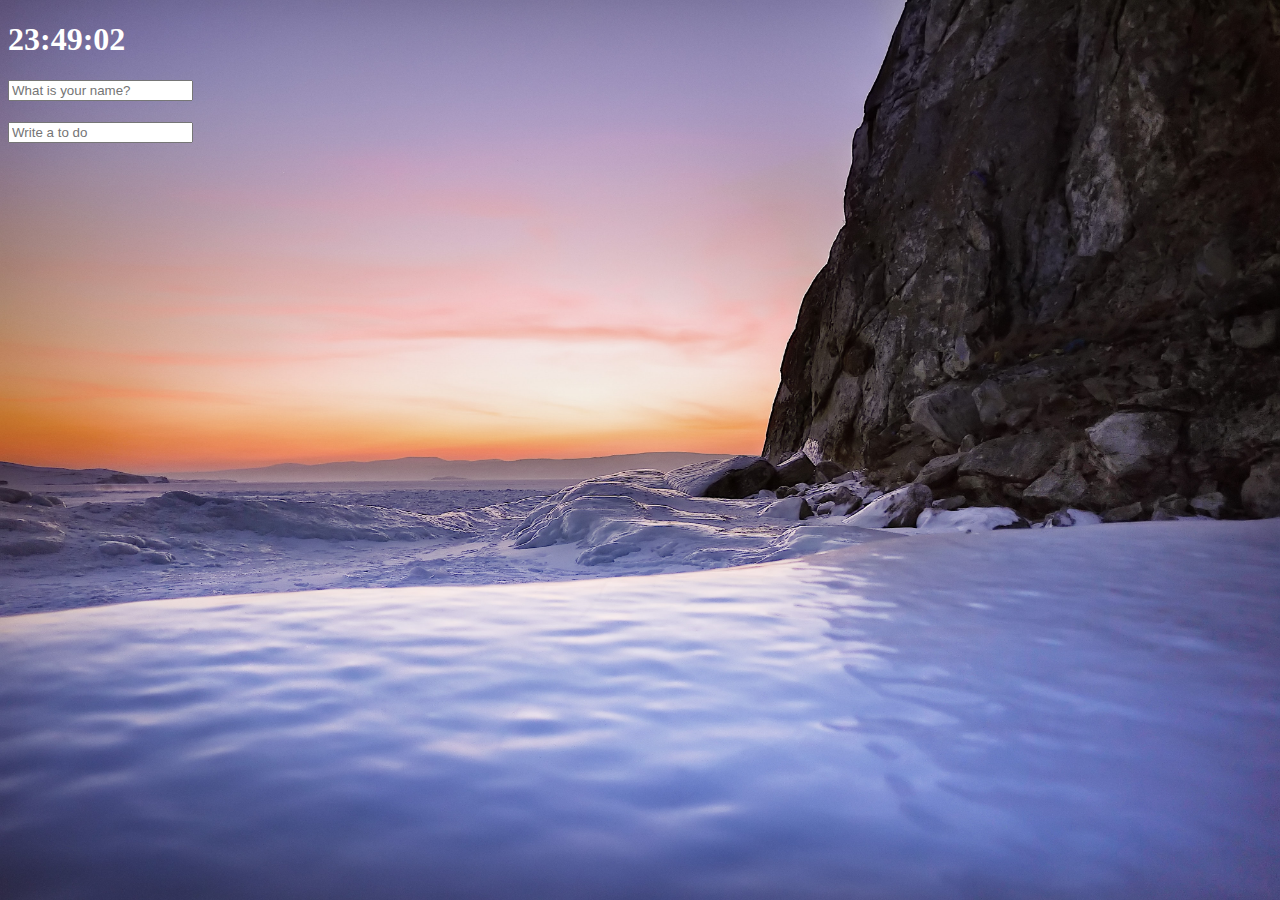
<file: index.html>
<!DOCTYPE html>
<html lang="en">
    <head>
        <title>Something</title>
        <meta charset="="utf-8 />
        <link rel="stylesheet" href="index.css" />
    </head>
    <body>
        <div class="js-clock">
            <h1>00:00</h1>
        </div>
        <form class="js-form form">
            <input type="text" placeholder="What is your name?" />
        </form>
        <h4 class="js-greetings greetins"></h4>
        <form class="js-toDoForm">
            <input type="text" placeholder="Write a to do" />
        </form>
        <ul class="js-toDoList">
        </ul>
        <span class="js-weather"></span>
        <script src="js/clock.js"></script>
        <script src="js/greeting.js"></script>
        <script src="js/todo.js"></script>
        <script src="js/bg.js"></script>
        <script src="js/weather.js"></script>
    </body>
</html>
</file>
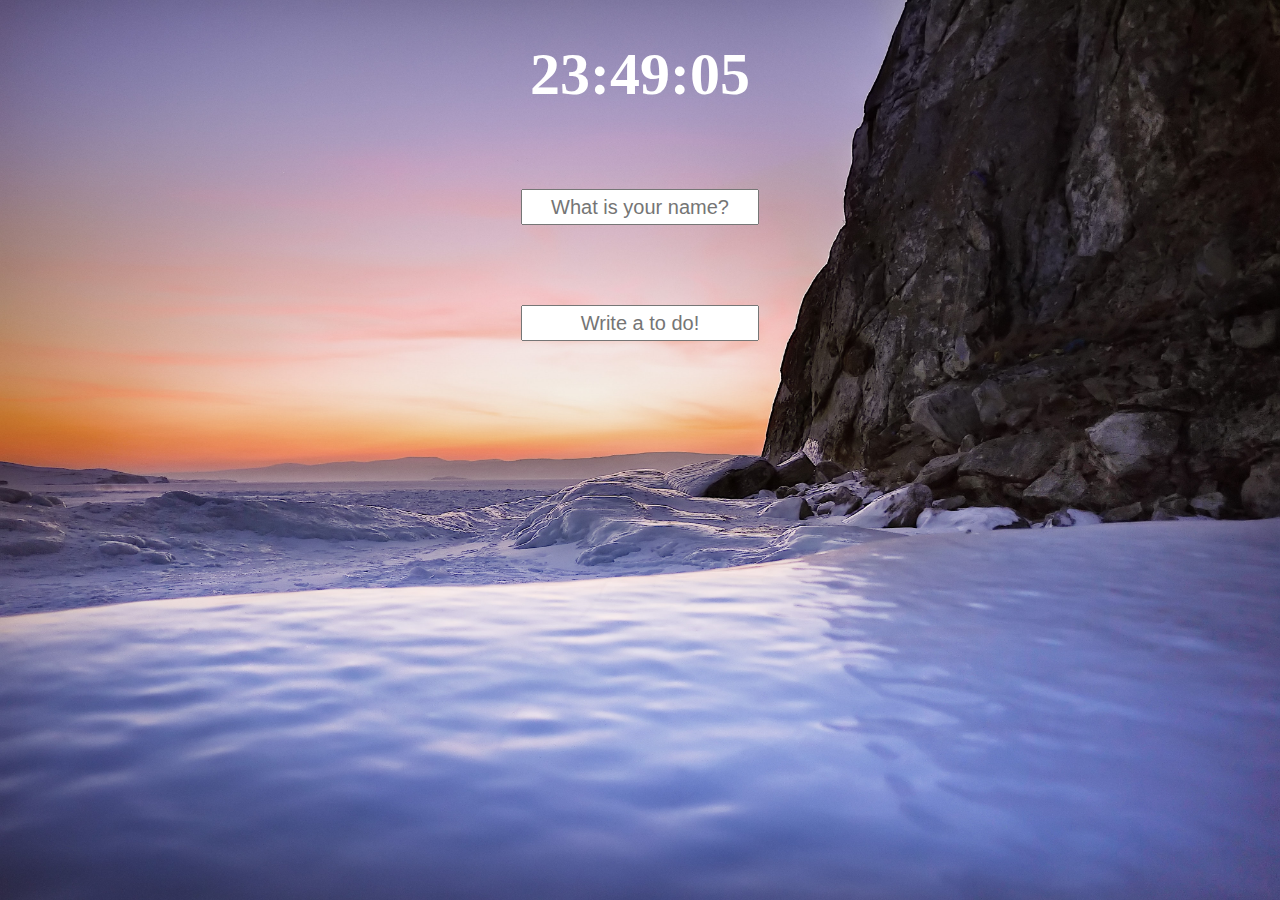
<file: ChromeCoding/index.html>
<!DOCTYPE html>
<html lang="en">
    <head>
        <title>Something</title>
        <meta charset="="utf-8 />
        <link rel="stylesheet" href="index.css" />
    </head>
    <body>
        <div class="js-clock">
            <h1>00:00</h1>
        </div>

        <form class="js-form form">
            <input type="text" id="question" placeholder="What is your name?" />
        </form>

        <h4 class="js-greetings greetins"></h4>
        <form class="js-toDoForm">
            <input type="text" placeholder="Write a to do!" />
        </form>
        <ul class="js-toDoList">
        </ul>
        <span class="js-weather"></span>
        <script src="js/clock.js"></script>
        <script src="js/greeting.js"></script>
        <script src="js/todo.js"></script>
        <script src="js/bg.js"></script>
        <script src="js/weather.js"></script>
    </body>
</html>
</file>
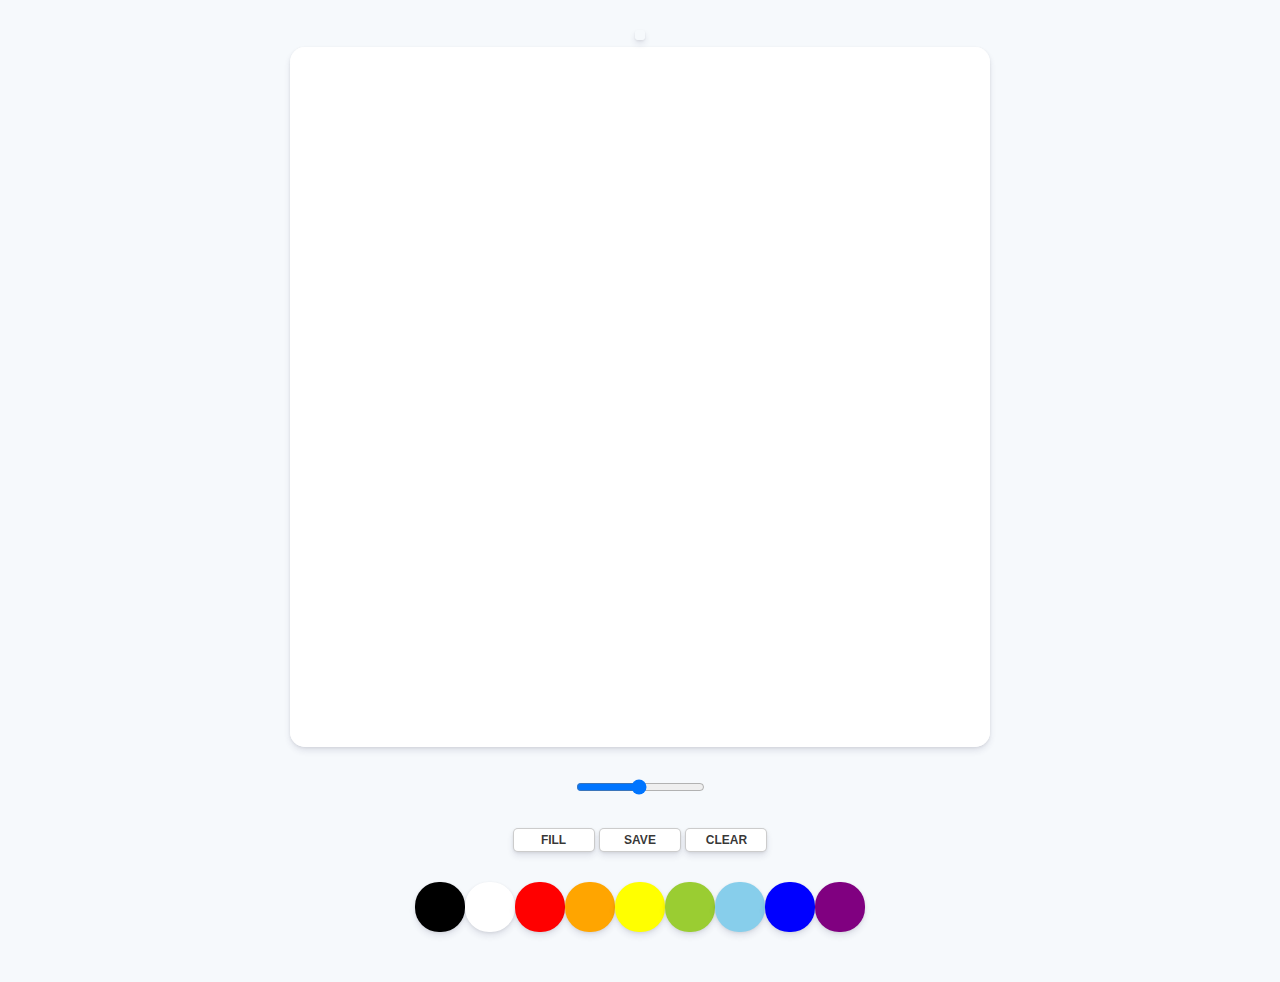
<file: Paintboard/index.html>
<!DOCTYPE html>
<html lang="en">
<head>
    <meta charset="UTF-8">
    <meta name="viewport" content="width=s, initial-scale=1.0">
    <link rel="stylesheet" href="styles.css">
    <title>Paintboard</title>
</head>
<body>
    <p id="AppearColorName"></p>
    <canvas id="jsCanvas" class="canvas">
    </canvas>
    <div class="controls">
        <div class="controls_range">
            <input
             type="range"
             id="jsRange"
             min="0.1" 
             max="5" 
             value="2.5" 
             step="0.1"
             />
        </div>
        
        <div class="controls_btns">
            <button id="jsMode">Fill</button>
            <button id="jsSave">Save</button>
            <button id="jsClear">Clear</button>
        </div>
        <div class="controls_colors" id="jsColors">
            <div class="controls_color jsColor " 
             style="background-color:black">
            </div>
            <div class="controls_color jsColor" 
             style="background-color:white">
            </div>
            <div class="controls_color jsColor" 
             style="background-color:red">
            </div>
            <div class="controls_color jsColor" 
             style="background-color:orange">
            </div>
            <div class="controls_color jsColor"  
             style="background-color:yellow">
            </div>
            <div class="controls_color jsColor" 
             style="background-color:yellowgreen">
            </div>
            <div class="controls_color jsColor" 
             style="background-color:skyblue">
            </div>
            <div class="controls_color jsColor" 
             style="background-color:blue">
            </div>
            <div class="controls_color jsColor" 
             style="background-color:purple">
            </div>
        </div>
    </div>
    <script src="app.js"></script>
</body>
</html>
</file>
<file: index.css>
body {
    background-color:#F6DBDB;
}
h1 {
    color: #FFFF;
    transition: color 0.5s ease-in-out;
}

.clicked {
    color: #0000;
}

.form,
.greetings {
    display: none;
} 

.showing {
    display: block;
}

.js-weather {
    color: #FFFF;
}

@keyframes fadeIn {
    from{
        opacity: 0;
    }
    to {
        opacity: 1;
    }
}

.bgImage {
    position: absolute;
    top: 0;
    left: 0;
    width: 100%;
    height: 100%;
    z-index: -1;
    animation: fadeIn 0.5s linear;
}
</file>
<file: ChromeCoding/index.css>
body {
    background-color:#F6DBDB;
}
h1 {
    color: #FFFF;
    transition: color 0.5s ease-in-out;
    text-align: center;
    font-size: 60px;
}

form.js-form, form.js-toDoForm {
    display: flex;
    justify-content: center;
    margin-top: 5em;
}

input {
    text-align: center;
    font-size: 20px;
    width: 230px;
    height: 30px;
}

.clicked {
    color: #0000;
}

h4 {
    text-align: center;
    font-size: 25px;
    background-color: #FF7878;
}

li {
    display: inline-block; width: 100%;
    font-size: 20px;
    color: white;
}

.form,
.greetings {
    display: none;
} 

.showing {
    display: block;
}

.js-weather {
    color: #FFFF;

}

@keyframes fadeIn {
    from{
        opacity: 0;
    }
    to {
        opacity: 1;
    }
}

.bgImage {
    position: absolute;
    top: 0;
    left: 0;
    width: 100%;
    height: 100%;
    z-index: -1;
    animation: fadeIn 0.5s linear;
}
</file>
<file: Paintboard/styles.css>
@import "reset.css";
body{
    background-color: #F6F9FC;
    font-family: -apple-system, BlinkMacSystemFont, 'Segoe UI', Roboto, Oxygen, Ubuntu, Cantarell, 'Open Sans', 'Helvetica Neue', sans-serif;
    display: flex;
    flex-direction: column;
    align-items: center;
    padding:50px 0px;
}

.canvas{
    width: 700px;
    height: 700px;
    background-color: white;
    margin-bottom: -50px;
    border-radius: 15px;
    box-shadow: 0 4px 6px rgba(50, 50, 93, 0.11), 0 1px 3px rgba(0, 0, 0, 0.08);
}

#AppearColorName{
   position: relative;
   text-align: center;
   margin-top: -20px;
   margin-bottom: 7px;
   padding: 5px 5px 5px 5px;
   font-size: 20px;
   border-radius: 3px 3px 3px 3px;
   box-shadow: 0 4px 6px rgba(50, 50, 93, 0.11), 0 1px 3px rgba(0, 0, 0, 0.08);
}

.controls{
    margin-top: 80px;
    display: flex;
    flex-direction: column;
    align-items: center;
}

.controls .controls_btns{
    margin-bottom: 30px;
}

.controls_btns button{
    all: unset;
    cursor: pointer;
    background-color: white;
    padding: 5px 0px;
    width: 80px;
    text-align: center;
    border-radius: 5px;
    box-shadow: 0 4px 6px rgba(50, 50, 93, 0.11), 0 1px 3px rgba(0, 0, 0, 0.08);
    border: 1px solid rgba(0, 0, 0, 0.2);
    color: rgba(0, 0, 0, 0.8);
    text-transform: uppercase;
    font-weight: 800;
    font-size: 12px;
}

.controls_btns button:active{
    transform: scale(0.98);
}

.controls .controls_colors{
    display: flex;
}

.controls_colors .controls_color{
    width: 50px;
    height: 50px;
    border-radius: 24px; /* controls_color 요소들을 원형으로 만들기 크기의 half */
    cursor: pointer;
    box-shadow: 0 4px 6px rgba(50, 50, 93, 0.11), 0 1px 3px rgba(0, 0, 0, 0.08);
}

.controls .controls_range{
    margin-bottom: 30px;
}
</file>
